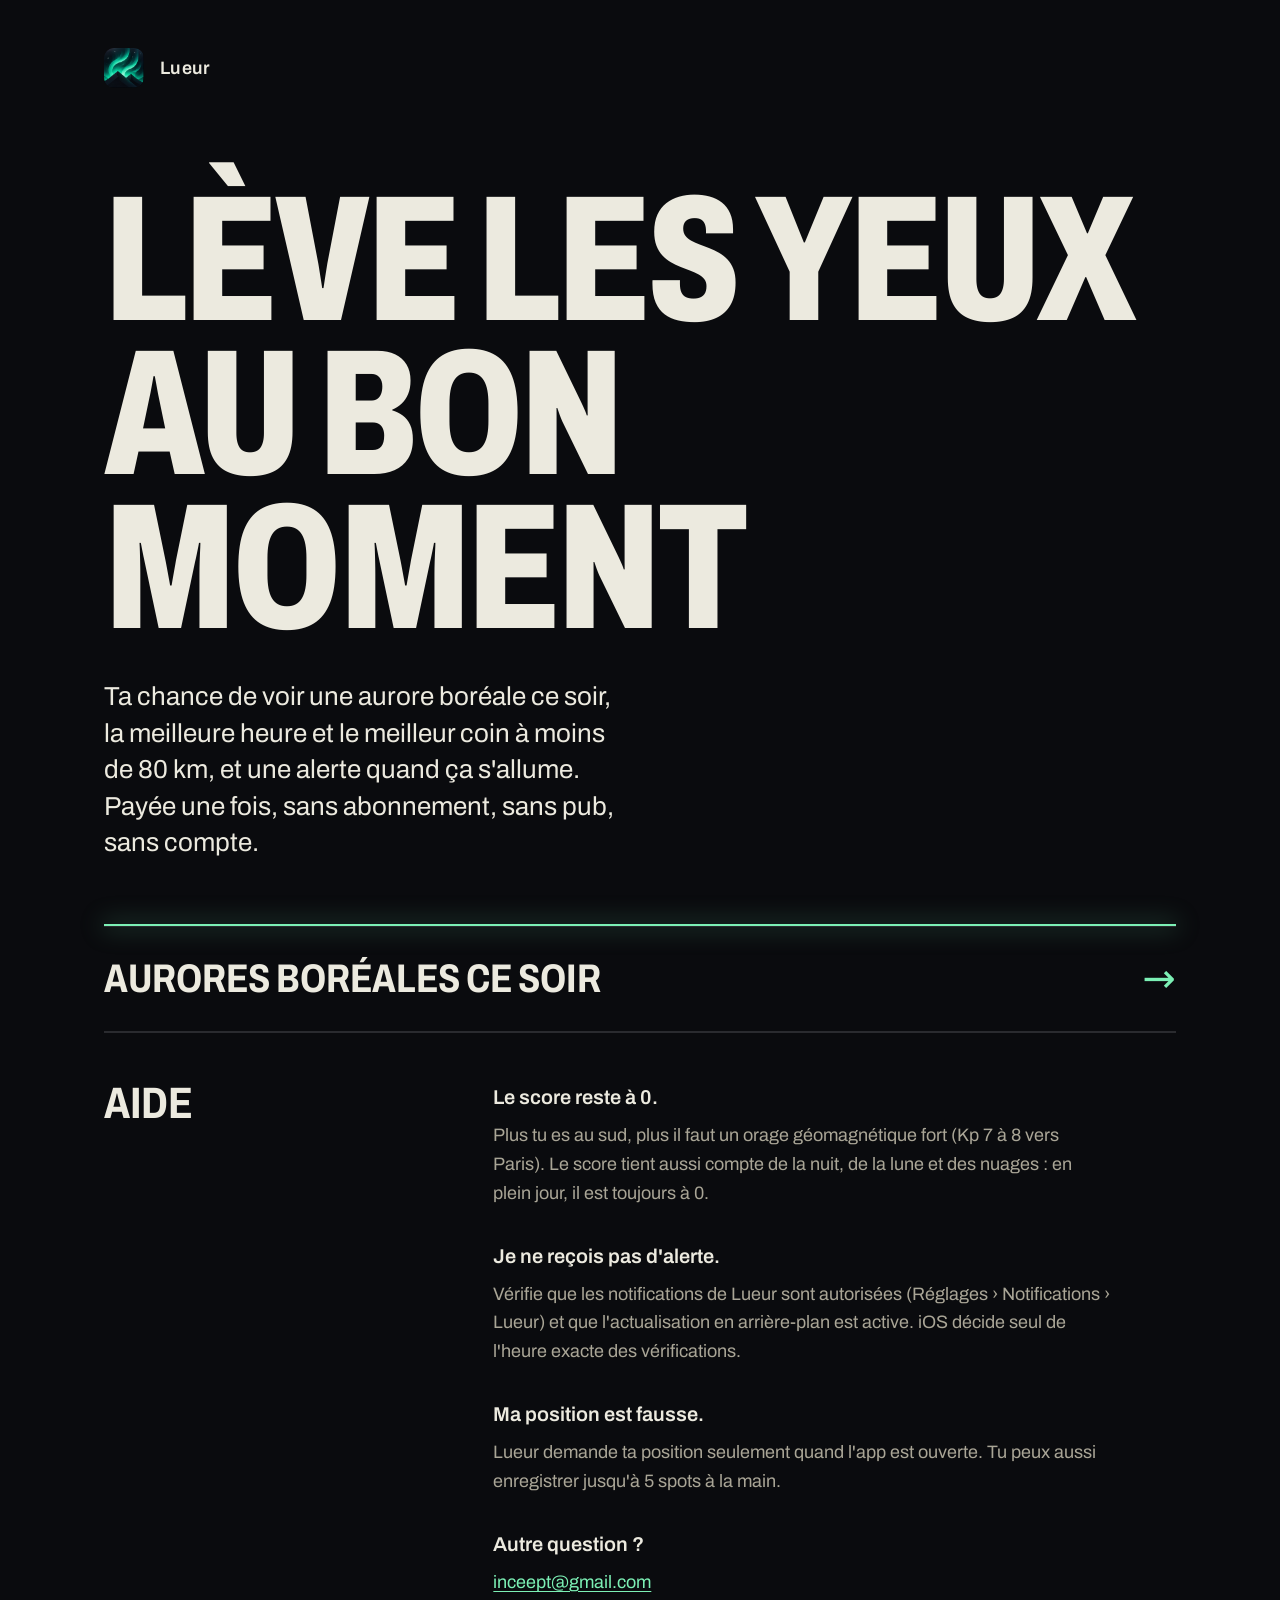
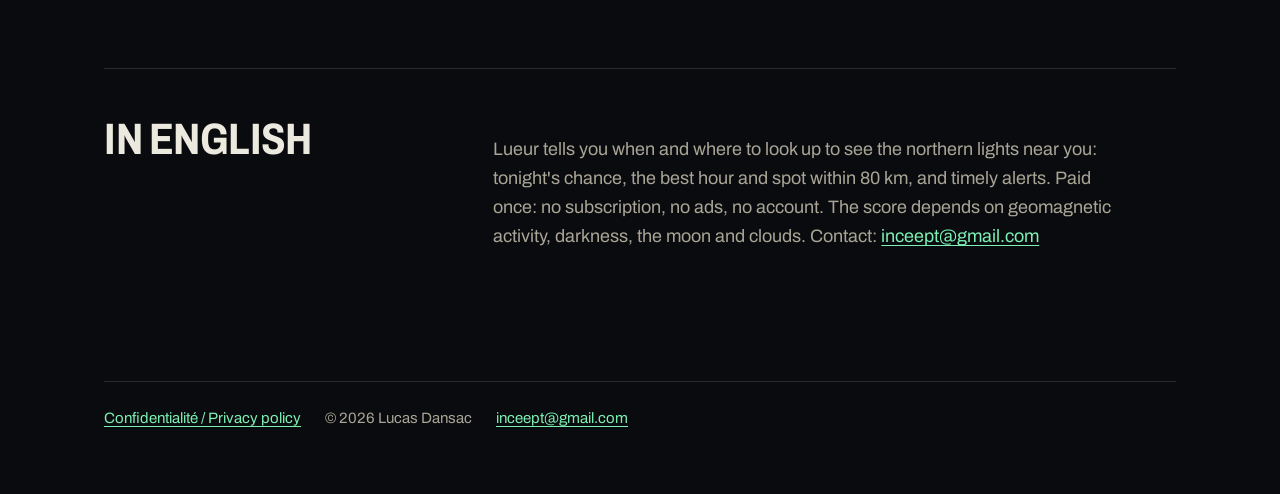
<file: index.html>
<!doctype html>
<html lang="fr"><head><meta charset="utf-8"><meta name="viewport" content="width=device-width,initial-scale=1">
<title>Lueur : aurores boréales</title><meta name="description" content="Lueur, l'app iPhone qui te dit quand et où voir une aurore boréale près de chez toi. Kp en direct et prévisions gratuites."><link rel="preload" href="fonts/archivo.woff2" as="font" type="font/woff2" crossorigin><link rel="stylesheet" href="style.css"></head>
<body><main>
<a class="marque" href="index.html"><img src="icon.png" alt="">Lueur</a>
<h1>Lève les yeux au bon moment</h1>
<p class="chapeau">Ta chance de voir une aurore boréale ce soir, la meilleure heure et le meilleur coin à moins de 80 km, et une alerte quand ça s'allume. Payée une fois, sans abonnement, sans pub, sans compte.</p>
<div class="horizon" aria-hidden="true"></div>
<a class="direct" href="aurores-boreales-ce-soir.html"><span>Aurores boréales ce soir</span><em aria-hidden="true">→</em></a>

<section class="grille"><h2>Aide</h2><dl class="qr">
<dt>Le score reste à 0.</dt><dd>Plus tu es au sud, plus il faut un orage géomagnétique fort (Kp 7 à 8 vers Paris). Le score tient aussi compte de la nuit, de la lune et des nuages : en plein jour, il est toujours à 0.</dd>
<dt>Je ne reçois pas d'alerte.</dt><dd>Vérifie que les notifications de Lueur sont autorisées (Réglages › Notifications › Lueur) et que l'actualisation en arrière-plan est active. iOS décide seul de l'heure exacte des vérifications.</dd>
<dt>Ma position est fausse.</dt><dd>Lueur demande ta position seulement quand l'app est ouverte. Tu peux aussi enregistrer jusqu'à 5 spots à la main.</dd>
<dt>Autre question ?</dt><dd><a href="mailto:inceept@gmail.com?subject=Lueur">inceept@gmail.com</a></dd>
</dl></section>

<section class="grille" lang="en"><h2>In English</h2><p>Lueur tells you when and where to look up to see the northern lights near you: tonight's chance, the best hour and spot within 80 km, and timely alerts. Paid once: no subscription, no ads, no account. The score depends on geomagnetic activity, darkness, the moon and clouds. Contact: <a href="mailto:inceept@gmail.com?subject=Lueur">inceept@gmail.com</a></p></section>

<footer><a href="confidentialite.html">Confidentialité / Privacy policy</a><span>© 2026 Lucas Dansac</span><a href="mailto:inceept@gmail.com">inceept@gmail.com</a></footer></main></body></html>
</file>
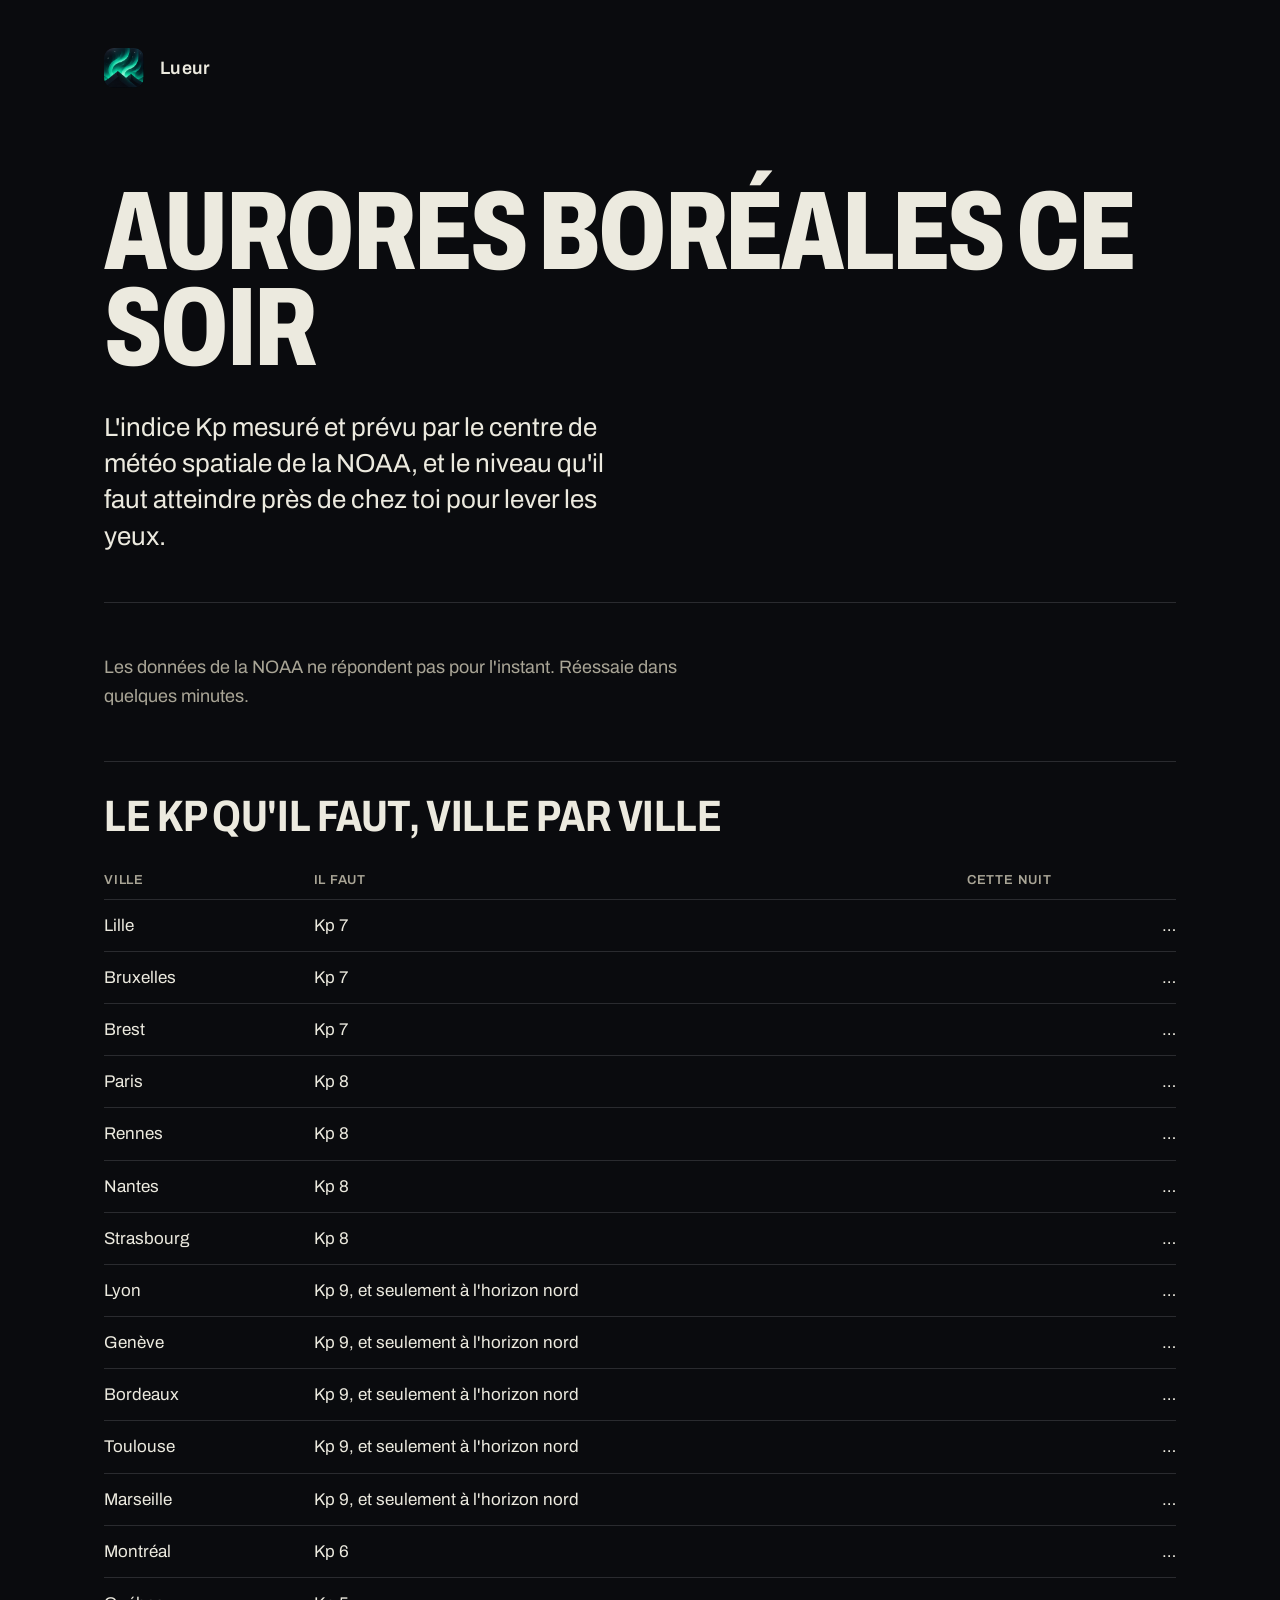
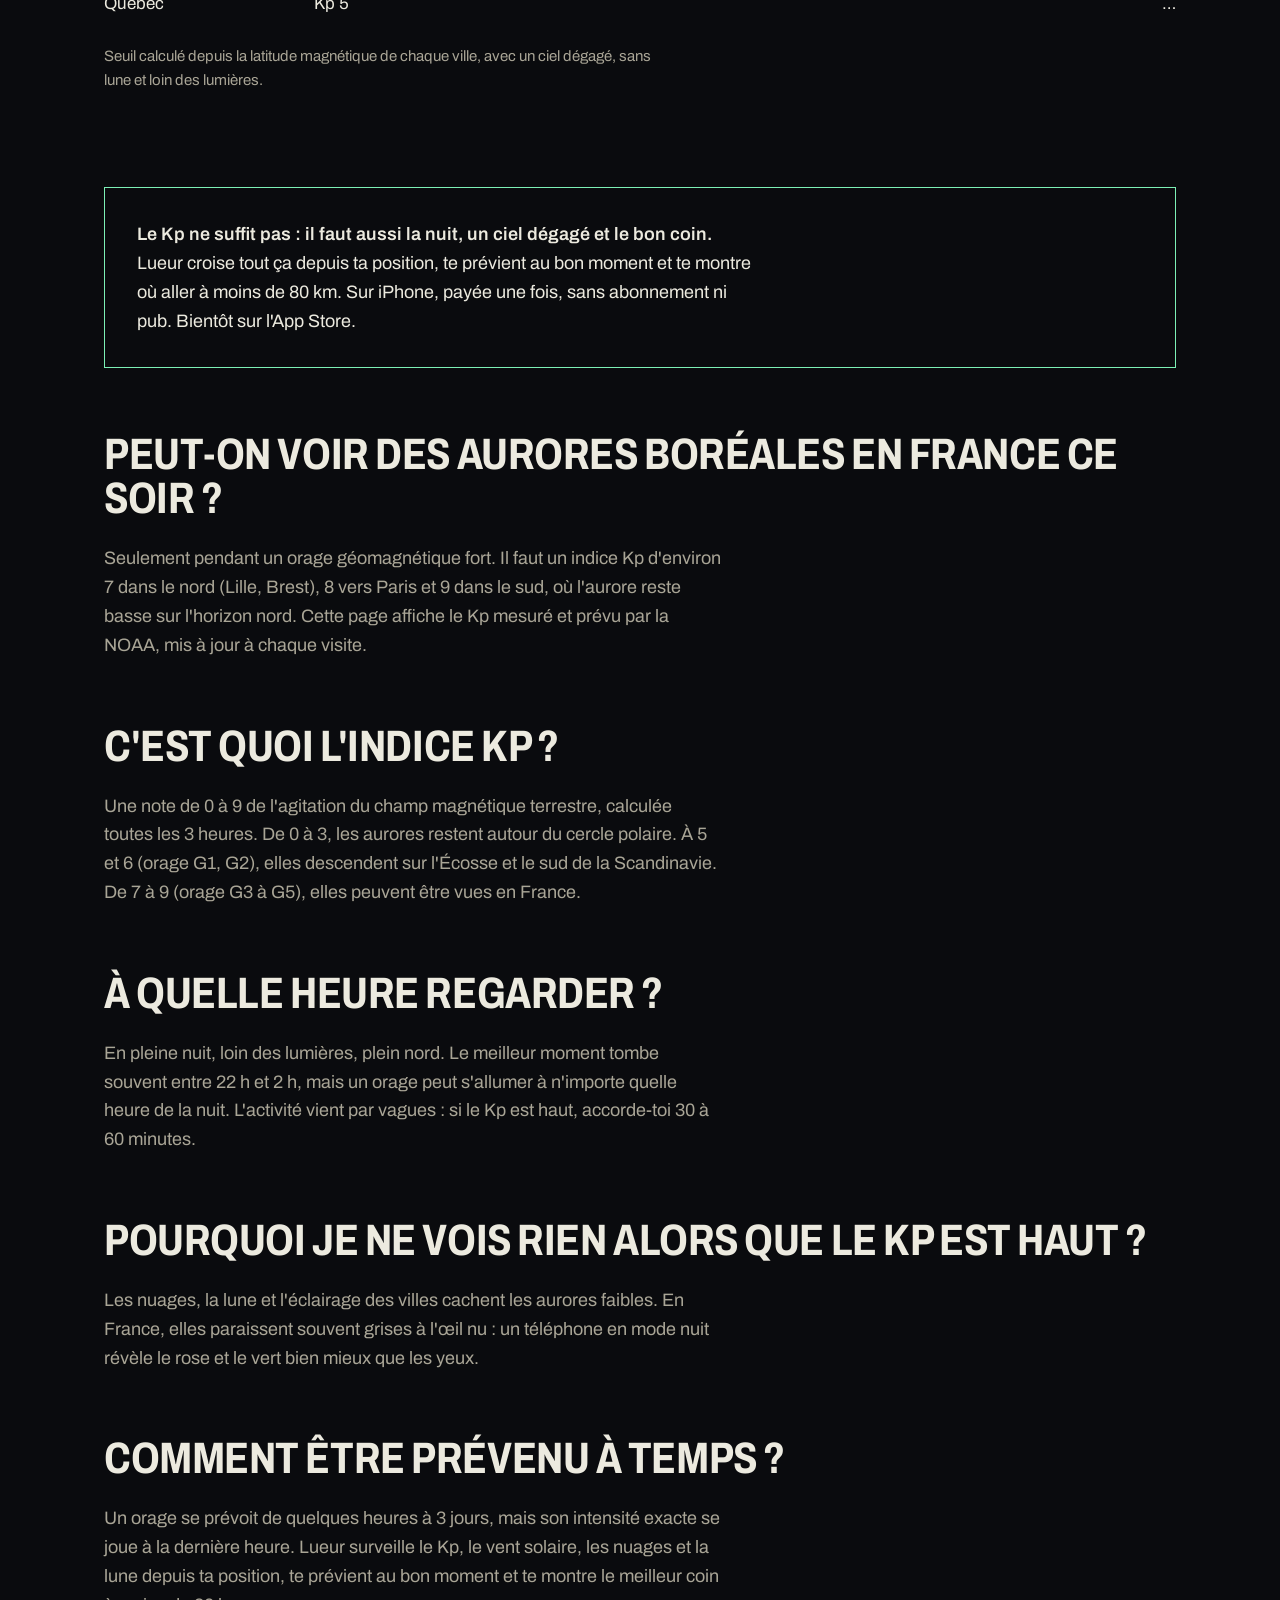
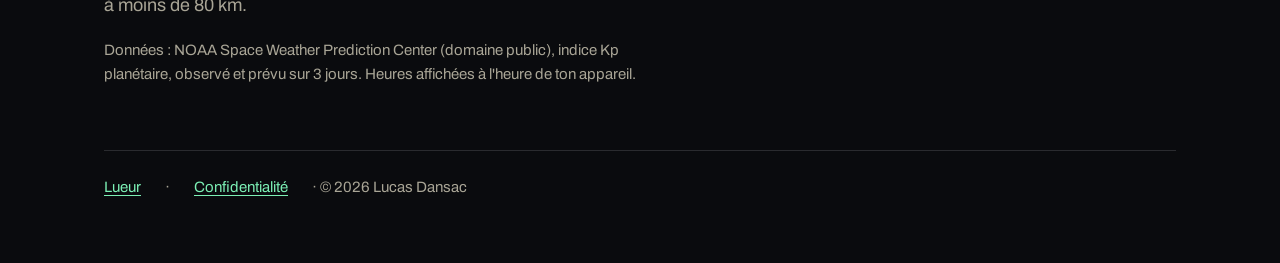
<file: aurores-boreales-ce-soir.html>
<!doctype html>
<html lang="fr"><head><meta charset="utf-8"><meta http-equiv="Content-Security-Policy" content="default-src 'self'; script-src 'self'; style-src 'self' 'unsafe-inline'; img-src 'self' data:; connect-src https://services.swpc.noaa.gov; object-src 'none'; base-uri 'none'; form-action 'none'"><meta name="referrer" content="no-referrer"><meta name="viewport" content="width=device-width,initial-scale=1">
<title>Aurores boréales ce soir en France : indice Kp en direct et prévisions | Lueur</title>
<meta name="description" content="Peut-on voir une aurore boréale ce soir ? Indice Kp mesuré et prévu en direct (NOAA), le Kp qu'il faut à Lille, Paris, Lyon ou Marseille, et quand regarder. Gratuit, mis à jour à chaque visite.">
<link rel="canonical" href="https://komorebideuxiemedunom.github.io/lueur-app/aurores-boreales-ce-soir.html"><link rel="preload" href="fonts/archivo.woff2" as="font" type="font/woff2" crossorigin><link rel="stylesheet" href="style.css"><script src="ce-soir.js" defer></script>
<script type="application/ld+json">{"@context": "https://schema.org", "@type": "WebApplication", "name": "Aurores boréales ce soir", "applicationCategory": "ReferenceApplication", "operatingSystem": "Web", "offers": {"@type": "Offer", "price": "0", "priceCurrency": "EUR"}, "url": "https://komorebideuxiemedunom.github.io/lueur-app/aurores-boreales-ce-soir.html"}</script>
<script type="application/ld+json">{"@context": "https://schema.org", "@type": "FAQPage", "mainEntity": [{"@type": "Question", "name": "Peut-on voir des aurores boréales en France ce soir ?", "acceptedAnswer": {"@type": "Answer", "text": "Seulement pendant un orage géomagnétique fort. Il faut un indice Kp d'environ 7 dans le nord (Lille, Brest), 8 vers Paris et 9 dans le sud, où l'aurore reste basse sur l'horizon nord. Cette page affiche le Kp mesuré et prévu par la NOAA, mis à jour à chaque visite."}}, {"@type": "Question", "name": "C'est quoi l'indice Kp ?", "acceptedAnswer": {"@type": "Answer", "text": "Une note de 0 à 9 de l'agitation du champ magnétique terrestre, calculée toutes les 3 heures. De 0 à 3, les aurores restent autour du cercle polaire. À 5 et 6 (orage G1, G2), elles descendent sur l'Écosse et le sud de la Scandinavie. De 7 à 9 (orage G3 à G5), elles peuvent être vues en France."}}, {"@type": "Question", "name": "À quelle heure regarder ?", "acceptedAnswer": {"@type": "Answer", "text": "En pleine nuit, loin des lumières, plein nord. Le meilleur moment tombe souvent entre 22 h et 2 h, mais un orage peut s'allumer à n'importe quelle heure de la nuit. L'activité vient par vagues : si le Kp est haut, accorde-toi 30 à 60 minutes."}}, {"@type": "Question", "name": "Pourquoi je ne vois rien alors que le Kp est haut ?", "acceptedAnswer": {"@type": "Answer", "text": "Les nuages, la lune et l'éclairage des villes cachent les aurores faibles. En France, elles paraissent souvent grises à l'œil nu : un téléphone en mode nuit révèle le rose et le vert bien mieux que les yeux."}}, {"@type": "Question", "name": "Comment être prévenu à temps ?", "acceptedAnswer": {"@type": "Answer", "text": "Un orage se prévoit de quelques heures à 3 jours, mais son intensité exacte se joue à la dernière heure. Lueur surveille le Kp, le vent solaire, les nuages et la lune depuis ta position, te prévient au bon moment et te montre le meilleur coin à moins de 80 km."}}]}</script></head>
<body><main><a class="marque" href="index.html"><img src="icon.png" alt="">Lueur</a>
<h1 class="page">Aurores boréales ce soir</h1>
<p class="chapeau">L'indice Kp mesuré et prévu par le centre de météo spatiale de la NOAA, et le niveau qu'il faut atteindre près de chez toi pour lever les yeux.</p>
<div class="card" id="direct" aria-live="polite"><p>Chargement des données de la NOAA…</p><noscript><p>Active JavaScript pour voir le Kp en direct.</p></noscript></div>
<div class="card"><h2 class="haut">Le Kp qu'il faut, ville par ville</h2>
<table class="villes"><thead><tr><th>Ville</th><th>Il faut</th><th>Cette nuit</th></tr></thead><tbody><tr data-kp="7"><td>Lille</td><td>Kp 7</td><td class="ce-soir">…</td></tr><tr data-kp="7"><td>Bruxelles</td><td>Kp 7</td><td class="ce-soir">…</td></tr><tr data-kp="7"><td>Brest</td><td>Kp 7</td><td class="ce-soir">…</td></tr><tr data-kp="8"><td>Paris</td><td>Kp 8</td><td class="ce-soir">…</td></tr><tr data-kp="8"><td>Rennes</td><td>Kp 8</td><td class="ce-soir">…</td></tr><tr data-kp="8"><td>Nantes</td><td>Kp 8</td><td class="ce-soir">…</td></tr><tr data-kp="8"><td>Strasbourg</td><td>Kp 8</td><td class="ce-soir">…</td></tr><tr data-kp="9"><td>Lyon</td><td>Kp 9, et seulement à l'horizon nord</td><td class="ce-soir">…</td></tr><tr data-kp="9"><td>Genève</td><td>Kp 9, et seulement à l'horizon nord</td><td class="ce-soir">…</td></tr><tr data-kp="9"><td>Bordeaux</td><td>Kp 9, et seulement à l'horizon nord</td><td class="ce-soir">…</td></tr><tr data-kp="9"><td>Toulouse</td><td>Kp 9, et seulement à l'horizon nord</td><td class="ce-soir">…</td></tr><tr data-kp="9"><td>Marseille</td><td>Kp 9, et seulement à l'horizon nord</td><td class="ce-soir">…</td></tr><tr data-kp="6"><td>Montréal</td><td>Kp 6</td><td class="ce-soir">…</td></tr><tr data-kp="5"><td>Québec</td><td>Kp 5</td><td class="ce-soir">…</td></tr></tbody></table>
<p class="note">Seuil calculé depuis la latitude magnétique de chaque ville, avec un ciel dégagé, sans lune et loin des lumières.</p></div>
<div class="cta"><p><strong>Le Kp ne suffit pas : il faut aussi la nuit, un ciel dégagé et le bon coin.</strong> Lueur croise tout ça depuis ta position, te prévient au bon moment et te montre où aller à moins de 80 km. Sur iPhone, payée une fois, sans abonnement ni pub. Bientôt sur l'App Store.</p></div>
<h2>Peut-on voir des aurores boréales en France ce soir ?</h2><p>Seulement pendant un orage géomagnétique fort. Il faut un indice Kp d'environ 7 dans le nord (Lille, Brest), 8 vers Paris et 9 dans le sud, où l'aurore reste basse sur l'horizon nord. Cette page affiche le Kp mesuré et prévu par la NOAA, mis à jour à chaque visite.</p><h2>C'est quoi l'indice Kp ?</h2><p>Une note de 0 à 9 de l'agitation du champ magnétique terrestre, calculée toutes les 3 heures. De 0 à 3, les aurores restent autour du cercle polaire. À 5 et 6 (orage G1, G2), elles descendent sur l'Écosse et le sud de la Scandinavie. De 7 à 9 (orage G3 à G5), elles peuvent être vues en France.</p><h2>À quelle heure regarder ?</h2><p>En pleine nuit, loin des lumières, plein nord. Le meilleur moment tombe souvent entre 22 h et 2 h, mais un orage peut s'allumer à n'importe quelle heure de la nuit. L'activité vient par vagues : si le Kp est haut, accorde-toi 30 à 60 minutes.</p><h2>Pourquoi je ne vois rien alors que le Kp est haut ?</h2><p>Les nuages, la lune et l'éclairage des villes cachent les aurores faibles. En France, elles paraissent souvent grises à l'œil nu : un téléphone en mode nuit révèle le rose et le vert bien mieux que les yeux.</p><h2>Comment être prévenu à temps ?</h2><p>Un orage se prévoit de quelques heures à 3 jours, mais son intensité exacte se joue à la dernière heure. Lueur surveille le Kp, le vent solaire, les nuages et la lune depuis ta position, te prévient au bon moment et te montre le meilleur coin à moins de 80 km.</p>
<p class="note">Données : NOAA Space Weather Prediction Center (domaine public), indice Kp planétaire, observé et prévu sur 3 jours. Heures affichées à l'heure de ton appareil.</p>
<footer><a href="index.html">Lueur</a> · <a href="confidentialite.html">Confidentialité</a> · © 2026 Lucas Dansac</footer></main></body></html>
</file>
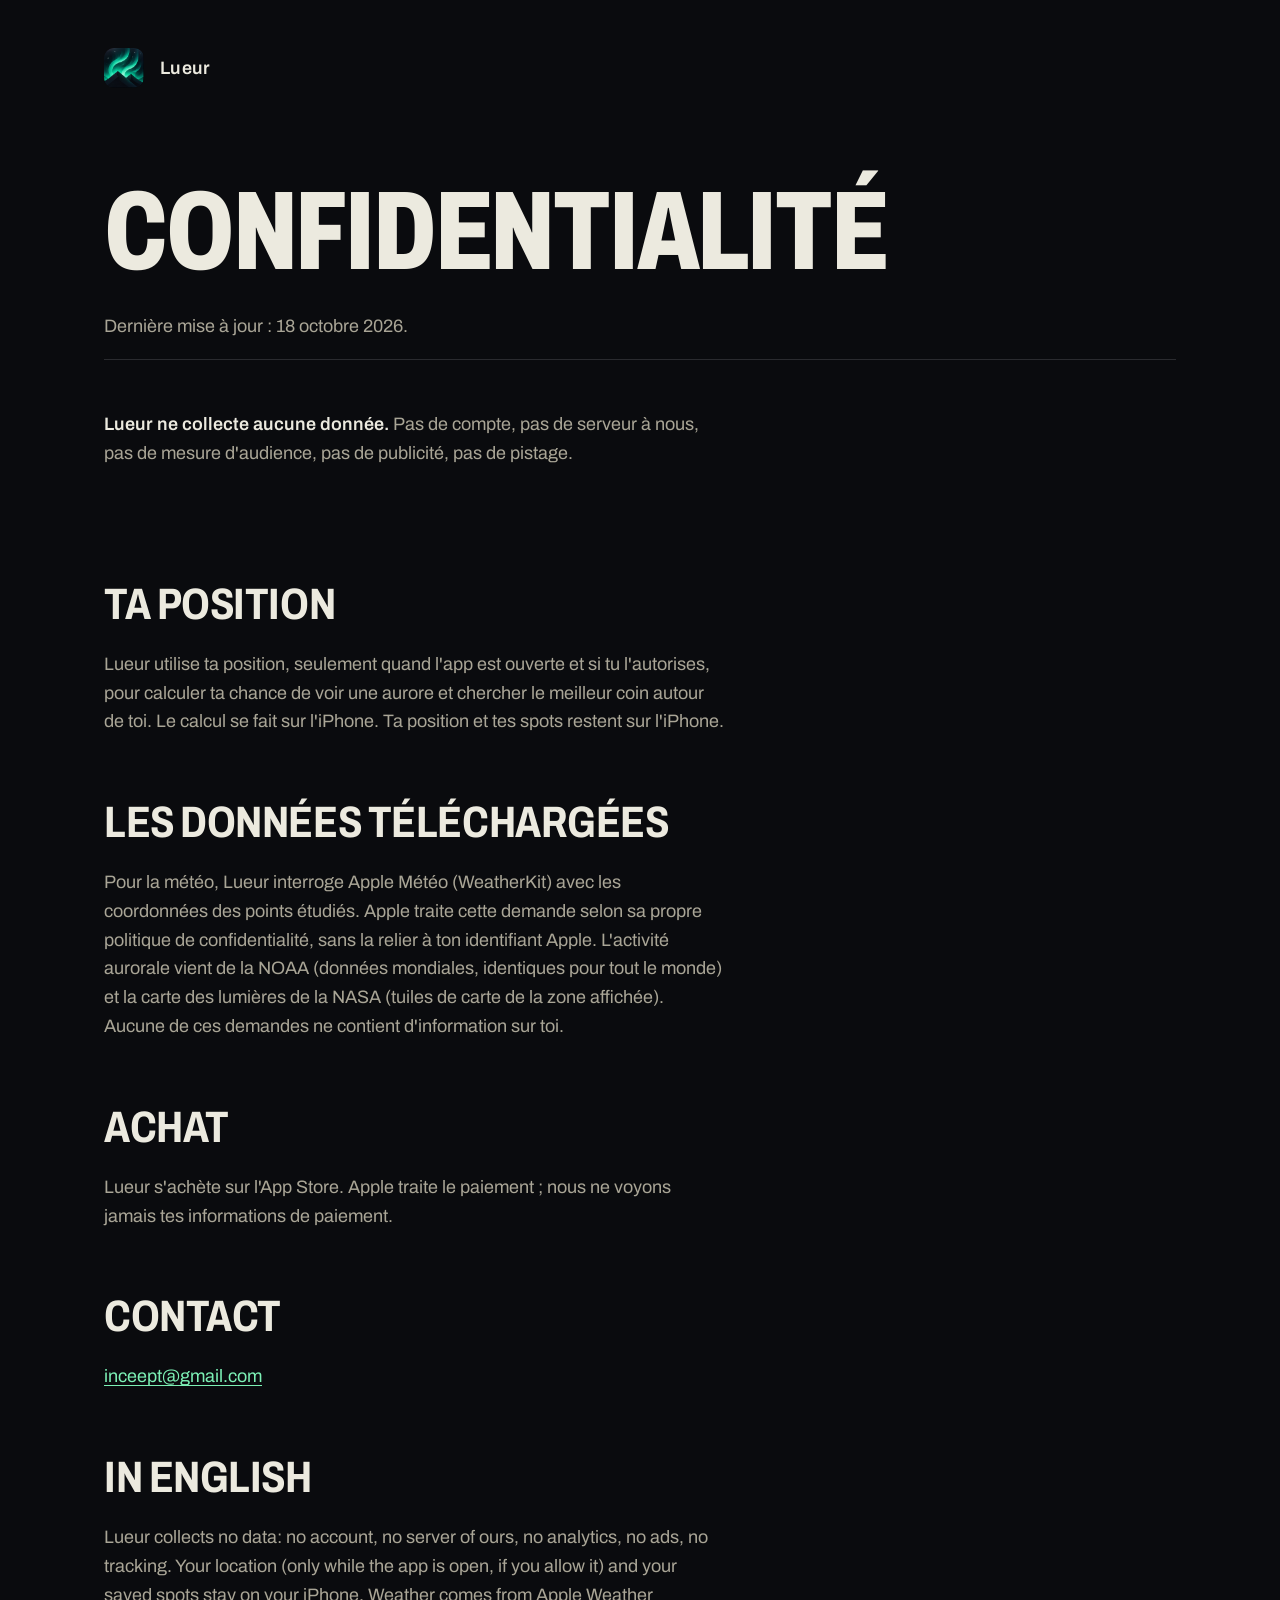
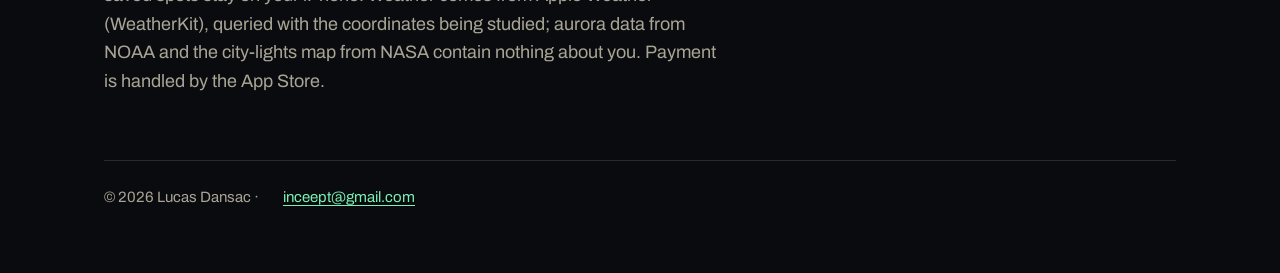
<file: confidentialite.html>
<!doctype html>
<html lang="fr"><head><meta charset="utf-8"><meta name="viewport" content="width=device-width,initial-scale=1">
<title>Lueur : confidentialité</title><link rel="stylesheet" href="style.css"></head>
<body><main><a class="marque" href="index.html"><img src="icon.png" alt="">Lueur</a>
<h1 class="page">Confidentialité</h1><p>Dernière mise à jour : 18 octobre 2026.</p>
<div class="card"><p><strong>Lueur ne collecte aucune donnée.</strong> Pas de compte, pas de serveur à nous, pas de mesure d'audience, pas de publicité, pas de pistage.</p></div>
<h2>Ta position</h2><p>Lueur utilise ta position, seulement quand l'app est ouverte et si tu l'autorises, pour calculer ta chance de voir une aurore et chercher le meilleur coin autour de toi. Le calcul se fait sur l'iPhone. Ta position et tes spots restent sur l'iPhone.</p>
<h2>Les données téléchargées</h2><p>Pour la météo, Lueur interroge Apple Météo (WeatherKit) avec les coordonnées des points étudiés. Apple traite cette demande selon sa propre politique de confidentialité, sans la relier à ton identifiant Apple. L'activité aurorale vient de la NOAA (données mondiales, identiques pour tout le monde) et la carte des lumières de la NASA (tuiles de carte de la zone affichée). Aucune de ces demandes ne contient d'information sur toi.</p>
<h2>Achat</h2><p>Lueur s'achète sur l'App Store. Apple traite le paiement ; nous ne voyons jamais tes informations de paiement.</p>
<h2>Contact</h2><p><a href="mailto:inceept@gmail.com">inceept@gmail.com</a></p>
<h2>In English</h2><p>Lueur collects no data: no account, no server of ours, no analytics, no ads, no tracking. Your location (only while the app is open, if you allow it) and your saved spots stay on your iPhone. Weather comes from Apple Weather (WeatherKit), queried with the coordinates being studied; aurora data from NOAA and the city-lights map from NASA contain nothing about you. Payment is handled by the App Store.</p>
<footer>© 2026 Lucas Dansac · <a href="mailto:inceept@gmail.com">inceept@gmail.com</a></footer></main></body></html>
</file>
<file: style.css>
/* Lueur : nuit noire, une seule couleur, celle de l'aurore. Échelle d'espacement de 8 px. */
@font-face{font-family:"Archivo";src:url(fonts/archivo.woff2) format("woff2");font-weight:100 900;font-stretch:62% 125%;font-display:swap}
:root{
  --nuit:#0A0B0E;--ink:#ECEADF;--muted:#A9A596;--trait:#2A2B2F;--aurore:#7CF0B5;
  --s1:8px;--s2:16px;--s3:24px;--s4:32px;--s6:48px;--s8:64px;--s12:96px;
  --large:1120px
}
*{box-sizing:border-box}
html{background:var(--nuit)}
body{margin:0;color:var(--ink);font:400 18px/1.6 "Archivo",system-ui,sans-serif;font-stretch:100%;-webkit-font-smoothing:antialiased}
main{max-width:var(--large);margin:0 auto;padding:var(--s6) var(--s3) var(--s8)}
a{color:var(--aurore);text-decoration:underline;text-decoration-thickness:1px;text-underline-offset:3px}
a:hover,a:focus-visible{color:var(--ink);text-decoration-thickness:2px}
:focus-visible{outline:2px solid var(--aurore);outline-offset:3px}
p,li{color:var(--muted);max-width:62ch}
strong{color:var(--ink);font-weight:600}

/* En-tête : l'icône et le nom en petit, comme une signature */
.marque{display:flex;align-items:center;gap:var(--s2);margin-bottom:var(--s12);text-decoration:none;color:var(--ink);font-weight:600;letter-spacing:.02em}
.marque img,img.icon{width:40px;height:40px;border-radius:10px}
img.icon{display:block;margin-bottom:var(--s6)}

/* Titres : très grands, serrés, pleins */
h1{font-weight:800;font-stretch:72%;font-size:clamp(64px,14vw,184px);line-height:.86;letter-spacing:-.02em;margin:0 0 var(--s4);text-transform:uppercase}
h1.page{font-size:clamp(48px,9vw,112px)}
h2{font-weight:700;font-stretch:80%;font-size:clamp(28px,4vw,44px);line-height:1;letter-spacing:-.01em;text-transform:uppercase;margin:var(--s8) 0 var(--s3)}
h2.haut{margin-top:0}
.chapeau{font-size:clamp(20px,2.2vw,26px);line-height:1.4;color:var(--ink);max-width:34ch;margin:0}

/* L'horizon : un trait de lumière au ras de la page */
.horizon{height:2px;background:var(--aurore);margin:var(--s8) 0 0;box-shadow:0 0 24px 2px rgba(124,240,181,.35)}

/* Blocs : séparés par des traits, pas des cartes */
.card,.bloc{border-top:1px solid var(--trait);padding:var(--s4) 0;margin:0}
.grille{display:grid;grid-template-columns:minmax(0,1fr) minmax(0,2fr);gap:var(--s3) var(--s6);border-top:1px solid var(--trait);padding:var(--s6) 0}
.grille>h2{margin:0}
.qr{margin:0 0 var(--s3)}
.qr dt{color:var(--ink);font-weight:600;font-size:20px;margin:0 0 var(--s1)}
.qr dd{margin:0 0 var(--s4);color:var(--muted);max-width:62ch}.qr dd:last-child{margin-bottom:0}
.chapeau+.card{margin-top:var(--s6)}

/* Lien principal : une ligne entière qui s'allume */
.direct{display:flex;justify-content:space-between;align-items:baseline;gap:var(--s3);border-top:1px solid var(--trait);border-bottom:1px solid var(--trait);padding:var(--s4) 0;text-decoration:none;color:var(--ink)}
.direct span{font-weight:700;font-stretch:80%;font-size:clamp(24px,3.4vw,40px);text-transform:uppercase;line-height:1}
.direct em{font-style:normal;color:var(--aurore);font-size:clamp(24px,3.4vw,40px);line-height:1;transition:transform .2s}
.direct:hover,.direct:focus-visible{color:var(--aurore)}
.direct:hover em,.direct:focus-visible em{transform:translateX(8px)}

footer{margin-top:var(--s8);padding-top:var(--s3);border-top:1px solid var(--trait);font-size:15px;color:var(--muted);display:flex;flex-wrap:wrap;gap:var(--s1) var(--s3)}
.note{font-size:15px}

/* Page « ce soir » : les chiffres en très grand */
.chiffres{display:grid;grid-template-columns:1fr 1fr;gap:var(--s3)}.chiffres p{margin:0;font-size:15px}
.chiffres strong{display:block;font-weight:800;font-stretch:72%;font-size:clamp(72px,12vw,144px);line-height:.9;color:var(--ink);font-variant-numeric:tabular-nums}
.constat{border-left:2px solid var(--trait);padding:var(--s1) var(--s2);color:var(--ink);margin:var(--s3) 0}.constat.ok{border-color:var(--aurore)}
.barres{display:flex;gap:4px;height:120px;align-items:stretch;margin:var(--s3) 0 var(--s1)}
.barre{flex:1;display:flex;flex-direction:column;justify-content:flex-end;min-width:0}
.barre span{display:block;background:#3A5C4C}.barre.orage span{background:var(--aurore)}
.barre small{font-size:11px;color:var(--muted);text-align:center;margin-top:4px}
.villes{width:100%;border-collapse:collapse;font-size:17px}.villes th{text-align:left;font-size:13px;color:var(--muted);font-weight:600;padding:var(--s1) 0;text-transform:uppercase;letter-spacing:.06em}
.villes td{padding:12px 0;border-top:1px solid var(--trait);color:var(--ink)}.villes td:last-child{text-align:right}
.ce-soir{color:var(--muted)}.ce-soir.oui{color:var(--aurore);font-weight:600}
.cta{border:1px solid var(--aurore);padding:var(--s4);margin:var(--s6) 0}.cta p{color:var(--ink);margin:0}

@media (max-width:720px){
  main{padding:var(--s4) var(--s2) var(--s6)}
  .marque{margin-bottom:var(--s8)}
  .grille{grid-template-columns:1fr;padding:var(--s4) 0}
  .chiffres{grid-template-columns:1fr}
}
@media (prefers-reduced-motion:reduce){*{transition:none!important}}
</file>
